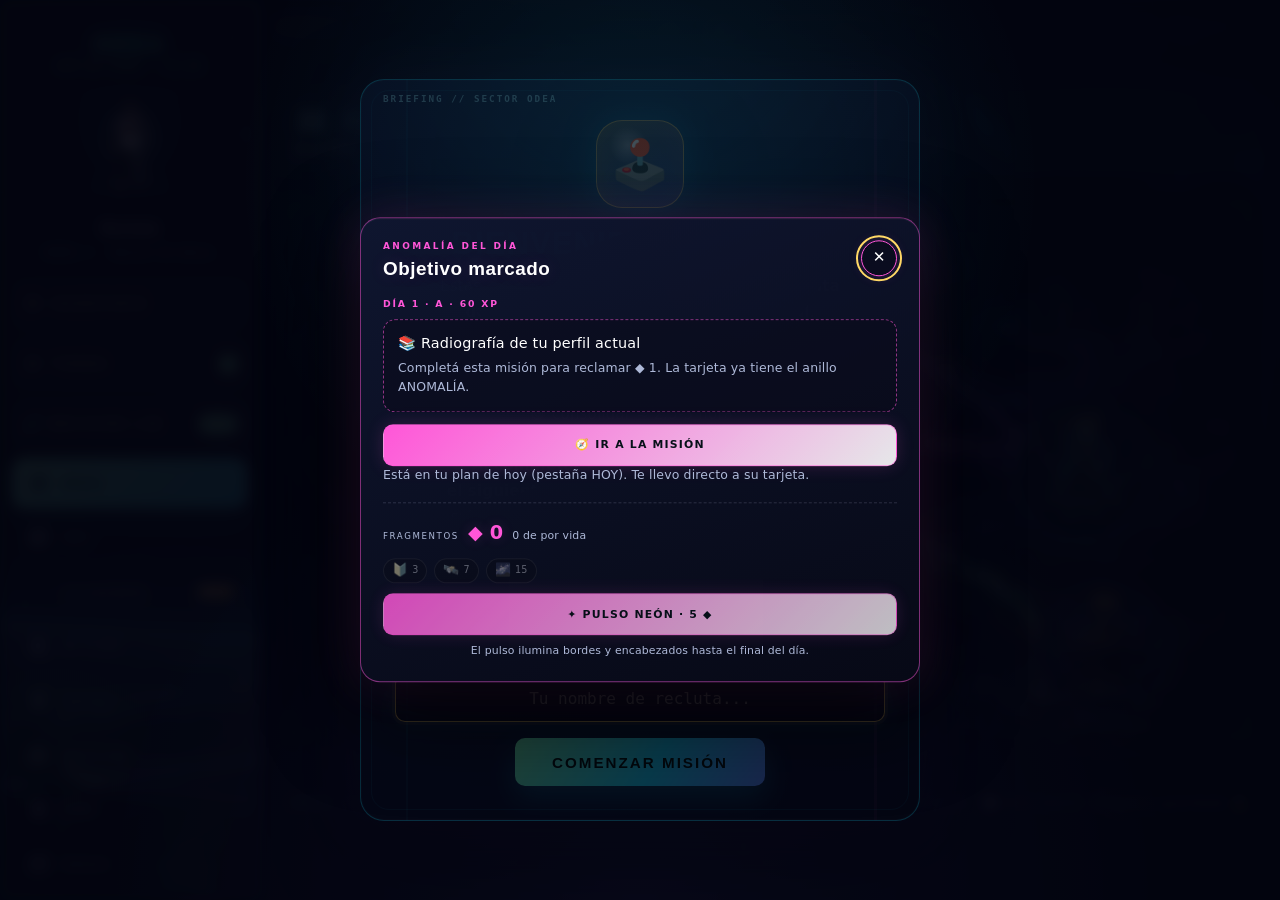
<file: index.html>
<!DOCTYPE html>
<html lang="es">
<head>
<meta charset="UTF-8">
<meta name="viewport" content="width=device-width, initial-scale=1">
<title>ODEA — Plan maestro de 56 días</title>
<meta name="description" content="ODEA es una ruta gamificada de 56 días para convertirte en analista de datos, con misiones, progreso, mundos y hábitos.">
<meta name="theme-color" content="#05030a">
<link rel="canonical" href="./odea.html">
<link rel="manifest" href="manifest.json">
<link rel="icon" type="image/png" sizes="32x32" href="icon-32.png">
<link rel="apple-touch-icon" href="icon-180.png">
<meta http-equiv="refresh" content="1; url=./odea.html">
<style>
  html,body{height:100%;margin:0;background:#05030a;color:#e0e0ff;
    font-family:'Share Tech Mono',Consolas,'Courier New',monospace;
    display:grid;place-items:center;text-align:center;padding:24px}
  a{color:#00ff88;text-decoration:none;border-bottom:1px solid #00ff8855}
  a:hover{border-bottom-color:#00ff88}
</style>
<script>window.location.replace('./odea.html');</script>
</head>
<body>
  <p>Redirigiendo a <a href="./odea.html">ODEA</a>…</p>
</body>
</html>
</file>
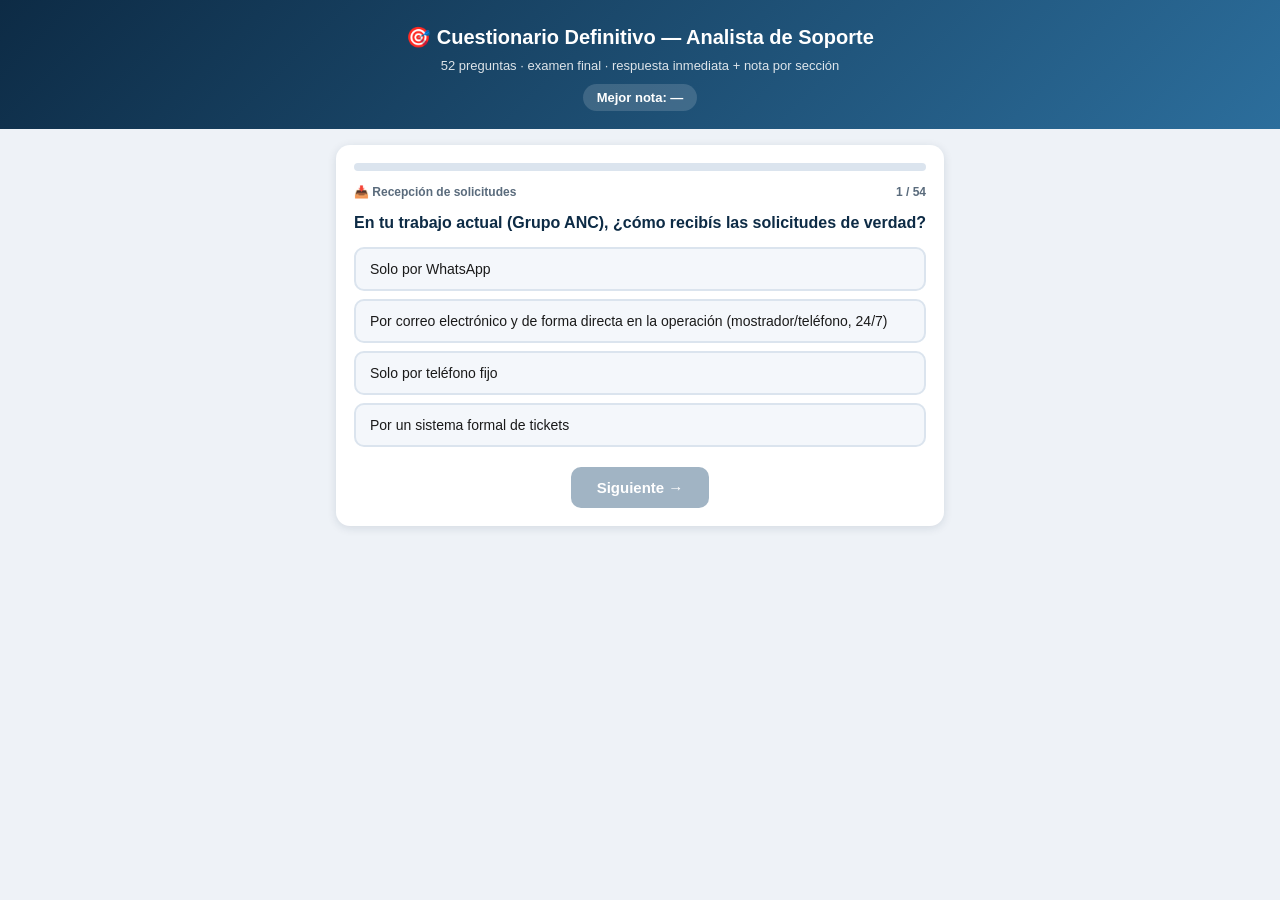
<file: quiz-definitivo.html>
<!DOCTYPE html>
<html lang="es">
<head>
<meta charset="UTF-8">
<meta name="viewport" content="width=device-width, initial-scale=1.0">
<title>🎯 Cuestionario Definitivo — Analista de Soporte</title>
<style>
  :root { --azul:#0d2b45; --azul2:#17456e; --accent:#2c6e9c; --ok:#2e7d32; --bad:#c62828; }
  * { margin:0; padding:0; box-sizing:border-box; }
  body { font-family:'Segoe UI', Helvetica, Arial, sans-serif; background:#eef2f7; color:#1a1a1a; line-height:1.5; padding-bottom:40px; }
  header { background:linear-gradient(135deg,#0d2b45,#2c6e9c); color:#fff; padding:22px 16px 18px; text-align:center; }
  header h1 { font-size:20px; margin-bottom:4px; }
  header p { font-size:13px; opacity:.85; }
  .best { display:inline-block; margin-top:8px; background:rgba(255,255,255,.15); border-radius:20px; padding:4px 14px; font-size:13px; font-weight:600; }
  .wrap { max-width:640px; margin:0 auto; padding:16px; }
  .card { background:#fff; border-radius:14px; box-shadow:0 2px 10px rgba(13,43,69,.12); padding:18px; margin-bottom:14px; }
  .progress { height:8px; background:#dbe4ee; border-radius:6px; overflow:hidden; margin-bottom:12px; }
  .progress div { height:100%; background:linear-gradient(90deg,#2c6e9c,#4a9bc9); transition:width .3s; }
  .meta { display:flex; justify-content:space-between; font-size:12px; color:#5a6b7c; margin-bottom:10px; font-weight:600; }
  .q { font-size:16px; font-weight:700; color:var(--azul); margin-bottom:12px; }
  .opt { display:block; width:100%; text-align:left; background:#f4f7fb; border:2px solid #dbe4ee; border-radius:10px; padding:12px 14px; margin-bottom:8px; font-size:14px; cursor:pointer; transition:.15s; font-family:inherit; color:#1a1a1a; }
  .opt:hover { border-color:var(--accent); background:#eaf2f9; }
  .opt.correct { border-color:var(--ok); background:#e8f5e9; font-weight:700; }
  .opt.wrong { border-color:var(--bad); background:#ffebee; }
  .opt:disabled { cursor:default; opacity:.9; }
  .expl { display:none; border-radius:10px; padding:12px 14px; margin-top:8px; font-size:14px; }
  .expl.show { display:block; }
  .expl.good { background:#e8f5e9; border-left:4px solid var(--ok); }
  .expl.bad { background:#ffebee; border-left:4px solid var(--bad); }
  .expl p { margin-bottom:4px; }
  .btn { display:inline-block; background:var(--azul2); color:#fff; border:none; border-radius:10px; padding:12px 26px; font-size:15px; font-weight:700; cursor:pointer; margin-top:12px; }
  .btn:hover { background:var(--azul); }
  .btn:disabled { opacity:.4; cursor:default; }
  .score-big { font-size:52px; font-weight:800; text-align:center; color:var(--azul); }
  .grade { text-align:center; font-size:20px; font-weight:700; margin-bottom:6px; }
  .verdict { text-align:center; font-size:14px; color:#5a6b7c; margin-bottom:14px; }
  .secbar { margin-bottom:10px; }
  .secbar .row { display:flex; justify-content:space-between; font-size:13px; font-weight:600; margin-bottom:3px; }
  .secbar .track { height:7px; background:#dbe4ee; border-radius:5px; overflow:hidden; }
  .secbar .track div { height:100%; background:var(--accent); }
  .mistake { background:#fdf3e7; border-left:4px solid #e69138; border-radius:8px; padding:10px 12px; margin-bottom:8px; font-size:13px; }
  .mistake b { color:var(--bad); }
  .center { text-align:center; }
  .small { font-size:12px; color:#5a6b7c; }
</style>
</head>
<body>

<header>
  <h1>🎯 Cuestionario Definitivo — Analista de Soporte</h1>
  <p>52 preguntas · examen final · respuesta inmediata + nota por sección</p>
  <div class="best" id="bestBox">Mejor nota: —</div>
</header>

<div class="wrap">
  <div class="card" id="quizCard">
    <div class="progress"><div id="pbar" style="width:0%"></div></div>
    <div class="meta"><span id="secLabel">—</span><span id="counter">1 / 52</span></div>
    <div class="q" id="qText"></div>
    <div id="opts"></div>
    <div class="expl" id="expl"></div>
    <div class="center"><button class="btn" id="nextBtn" disabled onclick="next()">Siguiente →</button></div>
  </div>

  <div class="card" id="resultCard" style="display:none">
    <div class="center">
      <div class="score-big" id="scoreNum">0</div>
      <div class="grade" id="gradeLabel">—</div>
      <div class="verdict" id="verdict">—</div>
    </div>
    <div id="secResults"></div>
    <div id="mistakes"></div>
    <div class="center">
      <button class="btn" onclick="restart()">🔄 Reintentar</button>
    </div>
    <p class="center small" style="margin-top:10px">Tip: repasá las que fallaste y volvé a intentar hasta llegar a 90+. La entrevista se gana con fluidez, no con memorización.</p>
  </div>
</div>

<script>
const QS = [
{s:"📥 Recepción de solicitudes", q:"En tu trabajo actual (Grupo ANC), ¿cómo recibís las solicitudes de verdad?", o:["Solo por WhatsApp","Por correo electrónico y de forma directa en la operación (mostrador/teléfono, 24/7)","Solo por teléfono fijo","Por un sistema formal de tickets"], a:1, e:"Correo + directo en la operación. Esa es la verdad y suena genuina: es el 'canal de entrada' del ticket."},
{s:"📥 Recepción de solicitudes", q:"¿Dónde procesás y das seguimiento a las solicitudes en ANC?", o:["En hojas de control / Excel con trazabilidad (500+ reservas diarias)","En un CRM de tickets","En papel","No se registran"], a:0, e:"Hojas de control con trazabilidad: eso es tu 'cola de tickets' de hoy. Registro, seguimiento y cierre en Excel."},
{s:"📥 Recepción de solicitudes", q:"En Grupo Dokka (call center), ¿qué herramienta usabas para registrar y dar seguimiento a los casos?", o:["Solo Excel sin estructura","Un CRM: registro, priorización y cierre de casos","ServiceNow","Jira"], a:1, e:"CRM. Ahí conocés el flujo completo de casos: registro, priorización, seguimiento y cierre."},
{s:"📥 Recepción de solicitudes", q:"¿Cómo conectás tu experiencia de hoy con Jira o ServiceNow?", o:["Son herramientas distintas, no tienen relación","El flujo es el mismo: registro, clasificación, priorización y cierre; solo cambia la herramienta. Yo ya domino ese flujo","Las usé por años en ANC","No sabría conectar los conceptos"], a:1, e:"Esa es tu frase estrella: el concepto es el mismo, cambia la herramienta. Y eso es 100% real."},
{s:"📥 Recepción de solicitudes", q:"¿Qué información pedís SIEMPRE al recibir una solicitud?", o:["Solo el nombre del usuario","Qué pasa, desde cuándo, a quién afecta y capturas / pasos para reproducir","El cargo del usuario","Nada, resuelvo directo"], a:1, e:"Información completa para resolver sin ir y venir. Si falta, el ticket se devuelve al solicitante."},
{s:"📥 Recepción de solicitudes", q:"¿Cuál es la respuesta completa para '¿cómo recibís y registrás las solicitudes?'", o:["Solo recibo correos y ya","Recibo por correo y directo en la operación, registro en hojas de control con trazabilidad (500+ reservas/día), y en Dokka usaba CRM; el concepto es el mismo que Jira o ServiceNow","Trabajé con Jira 5 años","Prefiero no hablar de eso"], a:1, e:"Esa frase lista conecta todo: recepción real, registro real, CRM real y el puente hacia Jira/ServiceNow."},
{s:"🪪 El puesto", q:"¿Cuál es el rol principal del puesto de Analista de Soporte?", o:["Construir dashboards de Power BI","Ser el primer punto de contacto de las solicitudes de soporte entrantes","Gestionar redes sociales","Hacer auditorías de datos"], a:1, e:"Puerta de entrada de todos los tickets: portal de operaciones, reportes KPI, BI, accesos y nuevas funcionalidades."},
{s:"🪪 El puesto", q:"¿Por qué es crítico procesar los incidentes con prontitud?", o:["Porque los clientes se enojan rápido","Los retrasos afectan la toma de decisiones informada y la adopción de herramientas","Porque el gerente lo pide","Para cumplir horario"], a:1, e:"Tu trabajo protege que la gente decida con datos buenos. Esa es la frase que transmite madurez."},
{s:"🪪 El puesto", q:"¿Cuáles son los tipos de tickets que atiende este puesto?", o:["Solo reportes de ventas","Plataformas, informes de KPI, herramientas de BI, gestión de acceso y nuevas funcionalidades","Solo problemas de hardware","Únicamente vacaciones"], a:1, e:"Los 5 tipos: plataformas, KPI, BI, accesos y nuevas funcionalidades."},
{s:"🪪 El puesto", q:"¿Qué hay que asegurar al recibir un ticket?", o:["Responder rapidísimo sin preguntar","Recopilar información completa del solicitante","Cerrarlo de inmediato","Reenviarlo al primer correo"], a:1, e:"Información completa (qué, desde cuándo, a quién afecta, capturas) para resolver sin ir y venir."},
{s:"🔄 Ciclo del ticket", q:"¿Cuál es el orden correcto del ciclo de vida de un ticket?", o:["Clasificación → Recepción → Cierre → Resolución","Recepción → Clasificación → Priorización → Asignación → Resolución → Comunicación → Cierre","Priorización → Recepción → Asignación → Clasificación","Recepción → Cierre → Documentación → Escalamiento"], a:1, e:"Los 7 pasos (ITIL): recepción, clasificación, priorización, asignación, resolución, comunicación y cierre."},
{s:"🔄 Ciclo del ticket", q:"¿Qué determina la prioridad de un ticket?", o:["El orden de llegada","El nombre del solicitante","El impacto × la urgencia","La antigüedad del usuario"], a:2, e:"Impacto × urgencia → P1/P2/P3/P4. Nunca por orden de llegada."},
{s:"🔄 Ciclo del ticket", q:"Un dashboard de KPI está caído y un gerente lo necesita para una reunión en 1 hora. ¿Qué prioridad le das?", o:["P4 — se agenda para la próxima semana","P3 — se atiende en el día","P2 — se atiende en 8 horas","P1 — crítica, respuesta inmediata"], a:3, e:"Bloquea una decisión gerencial: P1, respuesta inmediata. Impacto alto + urgencia alta."},
{s:"🔄 Ciclo del ticket", q:"Una solicitud de nueva funcionalidad ('¿se puede agregar un filtro por región?') ¿cómo se prioriza?", o:["P1 crítica","P2 alta","P3 media","P4 baja — planificada / backlog"], a:3, e:"Mejoras y funcionalidades nuevas son P4: van al backlog con expectativas claras."},
{s:"🔄 Ciclo del ticket", q:"¿Cuál es la diferencia entre un incidente y una solicitud?", o:["Son lo mismo","Incidente = algo está roto; solicitud = se pide algo nuevo (acceso, funcionalidad)","Incidente = correo; solicitud = teléfono","Incidente = interno; solicitud = externo"], a:1, e:"Incidente: restaurar el servicio. Solicitud: cumplir un pedido según proceso/catálogo."},
{s:"🔄 Ciclo del ticket", q:"Un ticket P2 tiene impacto significativo sin workaround. ¿Cuál es su tiempo objetivo típico?", o:["Respuesta en ~2 horas hábiles","Respuesta en minutos","Respuesta la próxima semana","No tiene tiempo"], a:0, e:"P1 inmediato · P2 ~2h · P3 ~8h/día hábil · P4 backlog. Memorizá la matriz."},
{s:"🔄 Ciclo del ticket", q:"¿Cuándo se escala un ticket y cómo se hace?", o:["Cuando me da pereza resolverlo","Nunca se escala","Cuando vence el tiempo, requiere nivel 2/3 o crece el impacto — SIEMPRE con contexto","Solo si el usuario es gerente"], a:2, e:"Escalar con contexto: qué se probó, qué se encontró, qué necesita el siguiente nivel."},
{s:"🔄 Ciclo del ticket", q:"¿Cuál es la 'regla de oro' al priorizar tickets?", o:["Primero el que llegó primero","Por impacto y urgencia, no por orden de llegada; y siempre comunico el estatus","El que grite más fuerte","Al azar"], a:1, e:"Un P4 puede esperar, un P1 es inmediato. Y un usuario informado es un usuario tranquilo."},
{s:"🟢 Jira", q:"¿Qué es Jira?", o:["Una base de datos","Una herramienta de seguimiento de trabajo e incidencias (de Atlassian)","Un lenguaje de programación","Un antivirus"], a:1, e:"Jira gestiona issues con tableros, prioridades y workflows. Nació para software, hoy la usa todo equipo."},
{s:"🟢 Jira", q:"En Jira, ¿cómo se llama un ticket o tarea y qué tipos existen?", o:["Post — tipos: Foto, Video, Texto","Issue — tipos: Bug, Task, Story, Epic","Card — tipos: Roja, Azul, Verde","Slide — tipos: A, B, C"], a:1, e:"El issue es el elemento central. Bug (roto), Task (tarea), Story (funcionalidad), Epic (grupo grande)."},
{s:"🟢 Jira", q:"¿Cuál es la diferencia entre un tablero Kanban y uno Scrum?", o:["Kanban = flujo continuo con columnas (To Do → In Progress → Done); Scrum = sprints por ciclos","Kanban = sprints; Scrum = flujo continuo","Son lo mismo","Kanban = reportes; Scrum = gráficos"], a:0, e:"Kanban visualiza el flujo continuo; Scrum planifica por ciclos (sprints)."},
{s:"🟢 Jira", q:"¿Qué es el workflow en Jira?", o:["El horario del equipo","Los estados y las transiciones de un issue (Abierto → En progreso → En revisión → Cerrado)","El logo de la empresa","La contraseña del sistema"], a:1, e:"El workflow define por dónde pasa el ticket y quién lo mueve. Concepto clave de soporte."},
{s:"🔵 ServiceNow", q:"¿Qué es ServiceNow?", o:["Un juego de mesa","Una plataforma de ITSM (IT Service Management) para la mesa de servicio empresarial","Un editor de fotos","Una red social"], a:1, e:"Gestiona incidentes, solicitudes, cambios y SLAs en empresas grandes."},
{s:"🔵 ServiceNow", q:"¿Qué módulo de ServiceNow registra y atiende incidentes con formularios estructurados?", o:["Incident Management","Service Catalog","CMDB","Knowledge Base"], a:0, e:"Incident Management: categoría, impacto y urgencia → prioridad automática. Service Catalog es para solicitudes estandarizadas."},
{s:"🔵 ServiceNow", q:"¿Qué mide y alerta los tiempos comprometidos de atención en ServiceNow?", o:["La memoria del servidor","El módulo de nómina","Los SLAs automáticos","El historial de chat"], a:2, e:"Los SLAs miden respuesta (ej: 30 min) y resolución (ej: 4 h) y alertan automáticamente."},
{s:"🔵 ServiceNow", q:"¿Para qué sirve la Knowledge Base (KB) en soporte?", o:["Para guardar contraseñas","Para consultar soluciones ya documentadas y resolver más rápido","Para enviar correos masivos","Para calcular salarios"], a:1, e:"La KB es la primera parada: si la solución ya existe, no se reinicia el problema. Y al cerrar un ticket, documentás para la KB."},
{s:"🔵 ServiceNow", q:"Te preguntan '¿Has usado Jira o ServiceNow?'. ¿Cuál es la respuesta honesta y segura?", o:["'Sí, soy experto' (aunque no sea cierto)","'No, y no sé nada de tickets'","No los he usado directamente, pero trabajo a diario con sistemas de tickets y CRM y conozco el flujo completo; a nivel conceptual conozco Jira y ServiceNow (issues, tableros, SLAs, KB) y me adapto en la primera semana","'Pregúntele a otro'"], a:2, e:"Honestidad + flujo que sí dominás + velocidad de aprendizaje. Nunca un 'sí' falso que se cae en la prueba técnica."},
{s:"🟠 Power BI", q:"¿Con qué lenguaje se crean las medidas en Power BI?", o:["SQL","Python","DAX","Java"], a:2, e:"DAX: SUM, CALCULATE, TOTALYTD... Las medidas son los cálculos del dashboard."},
{s:"🟠 Power BI", q:"Un usuario dice 'el reporte está desactualizado'. ¿Qué revisás primero?", o:["El cable de red","El refresh (actualización programada) de los datos","El color del dashboard","El antivirus"], a:1, e:"Los datos se actualizan en horarios. Reporte viejo = problema de refresh o del pipeline."},
{s:"🟠 Power BI", q:"¿Cómo se gestiona el acceso a un dashboard en Power BI?", o:["Con roles de workspace y RLS (Row-Level Security)","Con contraseñas en un Excel","Nadie puede ver dashboards","Solo el gerente decide"], a:0, e:"Roles (Viewer/Contributor/Admin) + RLS para limitar filas por usuario. 'La medida da mal' o 'no veo mis datos' = tickets típicos."},
{s:"🟠 Power BI", q:"¿Qué es Power Query en Power BI?", o:["Un lenguaje para crear medidas","La herramienta para extraer y transformar datos antes de cargarlos","Un conector de impresoras","Un tema de color"], a:1, e:"Power Query hace la E y la T del ETL: extraer y transformar antes de cargar."},
{s:"🟠 Tableau", q:"En Tableau, ¿cuál es la diferencia entre una dimensión y una medida?", o:["No hay diferencia","Dimensión = dato numérico; medida = texto","Dimensión = categoría/texto (ej: región); medida = número (ej: ingresos)","Dimensión = tabla; medida = gráfico"], a:2, e:"Dimensiones agrupan (texto/categoría), medidas se calculan (números). Clásica en entrevistas."},
{s:"🟠 Power BI", q:"¿En qué es más fuerte Power BI que Tableau?", o:["En visualización libre","En reporting corporativo integrado con el ecosistema Microsoft/Excel y DAX","En animaciones 3D","En edición de video"], a:1, e:"Power BI brilla en reporting corporativo; Tableau en exploración visual libre. Son complementarios."},
{s:"🟠 Power BI", q:"TU dashboard real: ¿qué números tenés que decir SIEMPRE?", o:["5 medidas y un modelo simple","10 medidas sin modelo","30+ medidas DAX, modelo Star Schema, 4,600+ reservas, usado a diario por la gerencia","100 medidas pero nadie lo usa"], a:2, e:"Tus números: 30+ medidas DAX, Star Schema, 4,600+ reservas. 'Si un ticket de Power BI llega, yo entiendo el DAX, el refresh y los permisos.'"},
{s:"🟠 Power BI", q:"'Power BI o Tableau, ¿cuál preferís y por qué?' — tu respuesta:", o:["Power BI, porque es mi fuerte: 30+ medidas DAX en producción, usado por gerencia; Tableau lo conozco para exploración visual","Tableau, aunque nunca lo usé","Ninguno, odio los datos","Power BI, porque es más barato"], a:0, e:"Preferencia con argumento real: mi fuerte + producción + complementariedad. Sin inventar experiencia."},
{s:"📊 Conceptos", q:"¿Qué es un KPI?", o:["Un virus informático","Una métrica ligada a un objetivo de negocio","Un tipo de ticket","Un lenguaje de programación"], a:1, e:"Indicador Clave de Rendimiento. Tus ejemplos: No-Show rate, satisfacción, ADR."},
{s:"📊 Conceptos", q:"¿Qué es un SLA?", o:["El acuerdo de nivel de servicio: tiempos comprometidos de respuesta y resolución","Una base de datos","Un tipo de gráfico","Una encuesta"], a:0, e:"La promesa medible: responder en X, resolver en Y. Tu trabajo es cumplirlo y avisar si no se va a poder."},
{s:"📊 Conceptos", q:"¿Qué es un workaround?", o:["Una solución temporal mientras se corrige la causa raíz","Un reporte semanal","Un permiso de acceso","Un error crítico"], a:0, e:"Dejás funcionando un workaround y seguís con la causa raíz. Nunca te quedás sin alternativa."},
{s:"📊 Conceptos", q:"¿Qué significa ETL?", o:["Extraer, Transformar, Cargar — el pipeline que alimenta los dashboards","Editar, Traducir, Limpiar","Enviar, Transferir, Leer","Evaluar, Testear, Lanzar"], a:0, e:"Construiste pipelines ETL con Python y n8n: sabés de dónde vienen los datos que un reporte muestra."},
{s:"📊 Conceptos", q:"¿Qué es el escalamiento y cuál es su regla?", o:["Subir el ticket a nivel 2/3 SIEMPRE con contexto: qué se probó, qué se encontró, qué necesita el siguiente nivel","Devolver el ticket al usuario","Cerrarlo sin resolver","Esperar a que se resuelva solo"], a:0, e:"Escalar con contexto completo. Sin contexto, el nivel 2 pierde tiempo — y el usuario nota el retraso."},
{s:"📊 Conceptos", q:"¿Cómo se da el acceso a un sistema o dashboard?", o:["A todo el mundo, para que no reclamen","Según el rol y mínimo privilegio, con revisión periódica; un permiso mal dado es un riesgo","Según quien lo pida primero","Nunca se da acceso"], a:1, e:"Gestión de acceso: dar/revocar según necesidad del rol y revisar periódicamente."},
{s:"🎯 Escenarios", q:"Un usuario llega molesto porque su reporte no funciona. ¿Qué hacés primero?", o:["Le digo que espere su turno","Escucho, reconozco la frustración, separo la persona del problema y doy un plan claro con tiempos","Le explico que no es mi culpa","Cierro el ticket"], a:1, e:"Escucha activa + reconocer + plan claro. Con clientes internacionales aprendiste que el tono resuelve la mitad del conflicto."},
{s:"🎯 Escenarios", q:"No sabés cómo resolver un ticket. ¿Qué hacés?", o:["Invento una solución","Lo dejo sin responder","Reviso la knowledge base y tickets similares; si no, escalo con contexto y comunico el estatus","Lo cierro como resuelto"], a:2, e:"KB primero, escalar con contexto, nunca inventar ni dejar de comunicar."},
{s:"🎯 Escenarios", q:"Llegan 10 tickets a la vez. ¿Cómo priorizás?", o:["Por orden de llegada","Por impacto y urgencia: P1/P2 primero, mejoras al final; y comunico estatus a todos","Por el que grite más fuerte","Al azar"], a:1, e:"Impacto y urgencia, no orden de llegada. Todos saben que su ticket está recibido con expectativa realista."},
{s:"🎯 Escenarios", q:"'¿Por qué este puesto si vos sos analista de datos?' — tu respuesta:", o:["Porque no encontré nada mejor","Porque es el punto de contacto entre las personas y los datos: entiendo los reportes Y atiendo gente; es el primer filtro del ciclo de datos — quien entiende el ticket, entiende el negocio","Porque paga bien","No lo había pensado"], a:1, e:"Tu respuesta estrella: puente entre datos y personas. No es un paso atrás, es la puerta de entrada al ciclo de datos."},
{s:"🎯 Escenarios", q:"'¿Dónde te ves en 2 años?' — tu respuesta:", o:["En otro país","No lo he pensado","En el mismo puesto sin cambios","Dominando el soporte de las herramientas de datos y creciendo hacia un rol donde ayude a mejorarlas: automatizar lo repetitivo, mejores reportes, mejor knowledge base"], a:3, e:"Tu historial dice que automatizás lo repetitivo: eso mismo harías con el soporte. Ambición con dirección."},
{s:"🎯 Escenarios", q:"'¿Por qué te interesa esta empresa / este puesto?' — tu respuesta:", o:["Porque toca datos y servicio (lo que más me motiva), la modalidad híbrida en Heredia me queda (vivo en Santa Bárbara) y quiero crecer de atender tickets a construir herramientas","Porque paga bien","Porque no encontré otra cosa","Porque me dijeron que viniera"], a:0, e:"Tres razones reales: motivación, logística (híbrido Heredia) y crecimiento. Eso demuestra que ya decidiste."},
{s:"💪 Tus números", q:"¿Cuántas reservas procesás a diario en ANC?", o:["500+ reservas diarias","50 reservas diarias","10 reservas diarias","No llevo números"], a:0, e:"500+ reservas/día. Es tu carta de volumen operativo: 'más tickets que cualquiera, solo que en Excel'."},
{s:"💪 Tus números", q:"¿Cuál fue el resultado de tu automatización de reportes?", o:["Nada cambió","De 2 horas a 15 minutos por reporte (87.5% menos) y 10+ horas semanales recuperadas","De 15 minutos a 2 horas","Perdí los datos"], a:1, e:"2h → 15min y 10+ horas/semana al equipo. El número más poderoso de tu CV."},
{s:"💪 Tus números", q:"Historia STAR 1 (automatización): ¿cuál fue tu ACCIÓN?", o:["Nada, seguí como estaba","Le pedí a otro que lo hiciera","Construí pipelines en Python (pandas, openpyxl), macros VBA, flujos n8n y un dashboard Power BI con 30+ medidas DAX y modelo Star Schema","Compré un software"], a:2, e:"S: reportes a mano (2h). T: automatizar 500+ reservas/día. A: Python + VBA + n8n + Power BI. R: 2h→15min, 10+ hrs."},
{s:"💪 Tus números", q:"Historia STAR 2 (servicio bilingüe): ¿cuál fue tu RESULTADO?", o:["Perdí clientes","Satisfacción sostenida por encima del 95% con clientes internacionales atendidos en inglés","Cerré el call center","No medí nada"], a:1, e:"Operación 24/7, clientes internacionales, inglés diario. Resultado: satisfacción >95% y clientes que volvían."},
{s:"💪 Tus números", q:"Historia STAR 3 (Grupo Dokka): ¿qué analizaste para mejorar la conversión?", o:["50+ interacciones diarias y métricas de CRM; identifiqué patrones por horario y guiones de alto rendimiento","Los precios de la competencia","Las vacaciones del equipo","Nada, fue intuición"], a:0, e:"Análisis de 50+ interacciones/día + CRM → patrones → superaste KPIs de conversión, tiempo de gestión y satisfacción."},
{s:"💪 Tus números", q:"Historia STAR 4 (No-Shows): ¿qué logró tu dashboard?", o:["Nadie lo usó","Fue adoptado como herramienta diaria y ayudó a reducir No-Shows ~3% con decisiones basadas en datos","Se borró solo","Solo lo vio mi mamá"], a:1, e:"S: gerencia sin visibilidad. A: Star Schema + medidas DAX de No-Show e ingresos. R: herramienta diaria, -3% No-Shows."},
{s:"💪 Tus números", q:"Tu cierre de entrevista en una frase:", o:["'Bueno, gracias, adiós'","'Agradezco el tiempo. Este puesto combina entender los datos y atender personas; puedo aportar desde el primer día en gestión de tickets y entiendo rápido las incidencias que lleguen. ¿Cuáles son los siguientes pasos?'","'¿Cuánto pagan?'","'Ya me voy, ¿sí?'"], a:1, e:"Cierre con valor + pregunta de seguimiento. Terminás vos al mando, no en falso."}
];

let i=0, score=0, done=[], answered=false;

function render(){
  const q=QS[i];
  document.getElementById('qText').textContent=q.q;
  document.getElementById('secLabel').textContent=q.s;
  document.getElementById('counter').textContent=(i+1)+' / '+QS.length;
  document.getElementById('pbar').style.width=((i)/QS.length*100)+'%';
  const box=document.getElementById('opts');
  box.innerHTML='';
  q.o.forEach((opt,k)=>{
    const b=document.createElement('button');
    b.className='opt'; b.textContent=opt;
    b.onclick=()=>pick(k,b);
    box.appendChild(b);
  });
  const ex=document.getElementById('expl');
  ex.className='expl'; ex.innerHTML='';
  document.getElementById('nextBtn').disabled=true;
  answered=false;
}
function pick(k,btn){
  if(answered) return;
  answered=true;
  const q=QS[i], correct=k===q.a;
  if(correct) score++;
  done.push({s:q.s, q:q.q, ok:correct, yours:q.o[k], right:q.o[q.a], e:q.e});
  document.querySelectorAll('.opt').forEach((b,idx)=>{
    b.disabled=true;
    if(idx===q.a) b.classList.add('correct');
    if(idx===k && !correct) b.classList.add('wrong');
  });
  const ex=document.getElementById('expl');
  ex.className='expl show '+(correct?'good':'bad');
  ex.innerHTML='<p>'+(correct?'✅ <b>¡Correcto!</b>':'❌ <b>Incorrecto.</b> La respuesta correcta: <b>'+q.o[q.a]+'</b>')+'</p><p>'+q.e+'</p>';
  document.getElementById('nextBtn').disabled=false;
  document.getElementById('nextBtn').textContent=(i===QS.length-1)?'Ver mi nota 🏁':'Siguiente →';
}
function next(){
  i++;
  if(i<QS.length){ render(); }
  else { showResult(); }
}
function showResult(){
  document.getElementById('quizCard').style.display='none';
  document.getElementById('resultCard').style.display='block';
  const pct=Math.round(score/QS.length*100);
  document.getElementById('scoreNum').textContent=pct;
  let grade, verdict;
  if(pct>=90){ grade='🏆 ¡Excelente!'; verdict='Estás listo. Hoy entrás con fluidez y confianza.'; }
  else if(pct>=75){ grade='🌟 Muy bien'; verdict='Sólido. Repasá las que fallaste y volvé a intentar para llegar a 90+.'; }
  else if(pct>=60){ grade='👍 Aceptable'; verdict='Vas bien, pero repasá las secciones con errores y reintentá.'; }
  else { grade='📚 Todavía no'; verdict='Repetí hasta sacar 90+. La entrevista se gana con fluidez.'; }
  document.getElementById('gradeLabel').textContent=grade;
  document.getElementById('verdict').textContent=verdict;
  const secs={};
  done.forEach(d=>{ (secs[d.s]=secs[d.s]||{ok:0,t:0}); secs[d.s].t++; if(d.ok) secs[d.s].ok++; });
  let sr='<h3 style="margin:12px 0 8px;font-size:15px;color:#0d2b45">Resultado por sección</h3>';
  for(const s in secs){
    const p=Math.round(secs[s].ok/secs[s].t*100);
    sr+='<div class="secbar"><div class="row"><span>'+s+'</span><span>'+secs[s].ok+'/'+secs[s].t+' ('+p+'%)</span></div><div class="track"><div style="width:'+p+'%"></div></div></div>';
  }
  document.getElementById('secResults').innerHTML=sr;
  const errs=done.filter(d=>!d.ok);
  let m='';
  if(errs.length){
    m='<h3 style="margin:12px 0 8px;font-size:15px;color:#0d2b45">Repasá estas '+(errs.length>1?'preguntas':'pregunta')+'</h3>';
    errs.forEach(e=>{ m+='<div class="mistake"><b>'+e.q+'</b><br>Tu respuesta: '+e.yours+'<br>✅ Correcta: '+e.right+'<br><span style="color:#5a6b7c">'+e.e+'</span></div>'; });
  } else {
    m='<div class="card" style="background:#e8f5e9;border-left:4px solid #2e7d32;border-radius:8px;padding:12px"><b>🎯 Perfecto: cero errores.</b> Hoy entrás y la rompés. Confianza total.</div>';
  }
  document.getElementById('mistakes').innerHTML=m;
  const best=localStorage.getItem('quizDefinitivoBest')||0;
  if(pct>best){ localStorage.setItem('quizDefinitivoBest',pct); }
  document.getElementById('bestBox').textContent='Mejor nota: '+Math.max(best,pct)+' / 100';
  window.scrollTo({top:0,behavior:'smooth'});
}
function restart(){
  i=0; score=0; done=[];
  document.getElementById('resultCard').style.display='none';
  document.getElementById('quizCard').style.display='block';
  render();
  window.scrollTo({top:0,behavior:'smooth'});
}
const best=localStorage.getItem('quizDefinitivoBest');
if(best) document.getElementById('bestBox').textContent='Mejor nota: '+best+' / 100';
render();
</script>
</body>
</html>
</file>
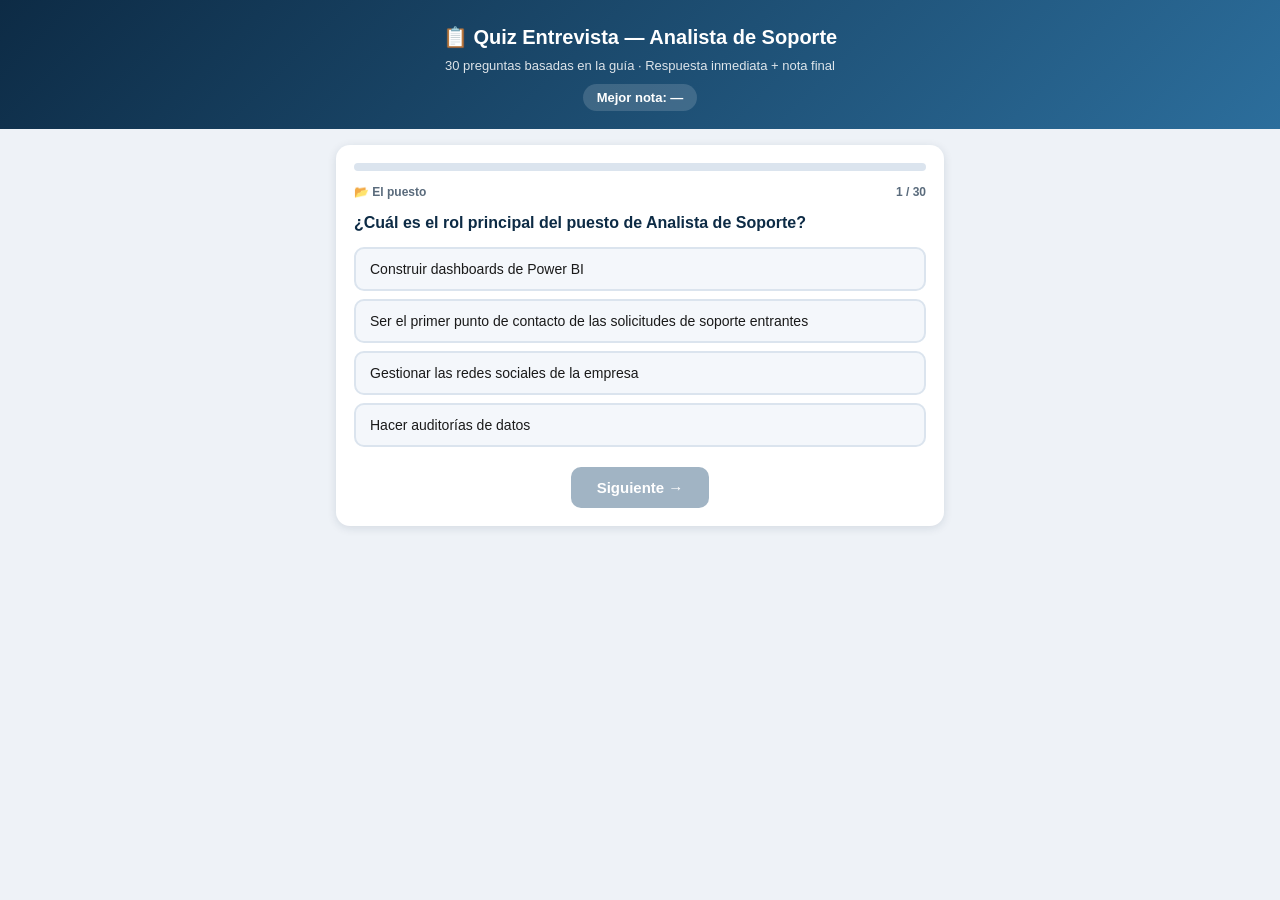
<file: quiz.html>
<!DOCTYPE html>
<html lang="es">
<head>
<meta charset="UTF-8">
<meta name="viewport" content="width=device-width, initial-scale=1.0">
<title>Quiz Entrevista — Analista de Soporte</title>
<style>
  :root { --azul:#0d2b45; --azul2:#17456e; --accent:#2c6e9c; --ok:#2e7d32; --bad:#c62828; }
  * { margin:0; padding:0; box-sizing:border-box; }
  body { font-family:'Segoe UI', Helvetica, Arial, sans-serif; background:#eef2f7; color:#1a1a1a; line-height:1.5; padding-bottom:40px; }
  header { background:linear-gradient(135deg,#0d2b45,#2c6e9c); color:#fff; padding:22px 16px 18px; text-align:center; }
  header h1 { font-size:20px; margin-bottom:4px; }
  header p { font-size:13px; opacity:.85; }
  .best { display:inline-block; margin-top:8px; background:rgba(255,255,255,.15); border-radius:20px; padding:4px 14px; font-size:13px; font-weight:600; }
  .wrap { max-width:640px; margin:0 auto; padding:16px; }
  .card { background:#fff; border-radius:14px; box-shadow:0 2px 10px rgba(13,43,69,.12); padding:18px; margin-bottom:14px; }
  .progress { height:8px; background:#dbe4ee; border-radius:6px; overflow:hidden; margin-bottom:12px; }
  .progress div { height:100%; background:linear-gradient(90deg,#2c6e9c,#4a9bc9); transition:width .3s; }
  .meta { display:flex; justify-content:space-between; font-size:12px; color:#5a6b7c; margin-bottom:10px; font-weight:600; }
  .q { font-size:16px; font-weight:700; color:var(--azul); margin-bottom:12px; }
  .opt { display:block; width:100%; text-align:left; background:#f4f7fb; border:2px solid #dbe4ee; border-radius:10px; padding:12px 14px; margin-bottom:8px; font-size:14px; cursor:pointer; transition:.15s; font-family:inherit; color:#1a1a1a; }
  .opt:hover { border-color:var(--accent); background:#eaf2f9; }
  .opt.correct { border-color:var(--ok); background:#e8f5e9; font-weight:700; }
  .opt.wrong { border-color:var(--bad); background:#ffebee; }
  .opt:disabled { cursor:default; opacity:.9; }
  .expl { display:none; border-radius:10px; padding:12px 14px; margin-top:8px; font-size:14px; }
  .expl.show { display:block; }
  .expl.good { background:#e8f5e9; border-left:4px solid var(--ok); }
  .expl.bad { background:#ffebee; border-left:4px solid var(--bad); }
  .expl p { margin-bottom:4px; }
  .btn { display:inline-block; background:var(--azul2); color:#fff; border:none; border-radius:10px; padding:12px 26px; font-size:15px; font-weight:700; cursor:pointer; margin-top:12px; }
  .btn:hover { background:var(--azul); }
  .btn:disabled { opacity:.4; cursor:default; }
  /* Resultado */
  .score-big { font-size:52px; font-weight:800; text-align:center; color:var(--azul); }
  .grade { text-align:center; font-size:20px; font-weight:700; margin-bottom:6px; }
  .verdict { text-align:center; font-size:14px; color:#5a6b7c; margin-bottom:14px; }
  .secbar { margin-bottom:10px; }
  .secbar .row { display:flex; justify-content:space-between; font-size:13px; font-weight:600; margin-bottom:3px; }
  .secbar .track { height:7px; background:#dbe4ee; border-radius:5px; overflow:hidden; }
  .secbar .track div { height:100%; background:var(--accent); }
  .mistake { background:#fdf3e7; border-left:4px solid #e69138; border-radius:8px; padding:10px 12px; margin-bottom:8px; font-size:13px; }
  .mistake b { color:var(--bad); }
  .center { text-align:center; }
  .small { font-size:12px; color:#5a6b7c; }
</style>
</head>
<body>

<header>
  <h1>📋 Quiz Entrevista — Analista de Soporte</h1>
  <p>30 preguntas basadas en la guía · Respuesta inmediata + nota final</p>
  <div class="best" id="bestBox">Mejor nota: —</div>
</header>

<div class="wrap">
  <div class="card" id="quizCard">
    <div class="progress"><div id="pbar" style="width:0%"></div></div>
    <div class="meta"><span id="secLabel">—</span><span id="counter">1 / 30</span></div>
    <div class="q" id="qText"></div>
    <div id="opts"></div>
    <div class="expl" id="expl"></div>
    <div class="center"><button class="btn" id="nextBtn" disabled onclick="next()">Siguiente →</button></div>
  </div>

  <div class="card" id="resultCard" style="display:none">
    <div class="center">
      <div class="score-big" id="scoreNum">0</div>
      <div class="grade" id="gradeLabel">—</div>
      <div class="verdict" id="verdict">—</div>
    </div>
    <div id="secResults"></div>
    <div id="mistakes"></div>
    <div class="center">
      <button class="btn" onclick="restart()">🔄 Reintentar</button>
    </div>
    <p class="center small" style="margin-top:10px">Tip: repasá las que fallaste en la guía y volvé a intentar hasta llegar a 90+.</p>
  </div>
</div>

<script>
const QS = [
{s:"El puesto", q:"¿Cuál es el rol principal del puesto de Analista de Soporte?", o:["Construir dashboards de Power BI","Ser el primer punto de contacto de las solicitudes de soporte entrantes","Gestionar las redes sociales de la empresa","Hacer auditorías de datos"], a:1, e:"El puesto es la puerta de entrada de todos los tickets: portal de operaciones, reportes KPI, BI, accesos y nuevas funcionalidades."},
{s:"El puesto", q:"¿Por qué es crítico procesar los incidentes con prontitud?", o:["Porque los clientes se enojan rápido","Los retrasos pueden afectar la toma de decisiones informada y la adopción de herramientas","Porque el gerente lo pide","Para cumplir con el horario"], a:1, e:"La descripción lo dice: los retrasos afectan las decisiones informadas y la adopción de herramientas. Esa es la frase que hay que usar."},
{s:"El puesto", q:"¿Cuáles son los tipos de tickets que atiende este puesto?", o:["Solo reportes de ventas","Plataformas, informes de KPI, herramientas de BI, gestión de acceso y nuevas funcionalidades","Solo problemas de hardware","Únicamente solicitudes de vacaciones"], a:1, e:"Los 5 tipos: plataformas, reportes de KPI, herramientas de BI, gestión de acceso y solicitudes de nuevas funcionalidades."},
{s:"El puesto", q:"¿Qué hay que asegurar al recibir un ticket?", o:["Responder lo más rápido posible sin preguntar","Recopilar información completa del solicitante","Cerrarlo de inmediato","Reenviarlo al primer correo disponible"], a:1, e:"Información completa (qué, desde cuándo, a quién afecta, capturas) para que el ticket se resuelva sin ir y venir."},
{s:"Ciclo del ticket", q:"¿Cuál es el orden correcto del ciclo de vida de un ticket?", o:["Clasificación → Recepción → Cierre → Resolución","Recepción → Clasificación → Priorización → Asignación → Resolución → Comunicación → Cierre","Priorización → Recepción → Asignación → Clasificación","Recepción → Cierre → Documentación → Escalamiento"], a:1, e:"Los 7 pasos: recepción, clasificación, priorización, asignación, resolución, comunicación y cierre."},
{s:"Ciclo del ticket", q:"¿Qué determina la prioridad de un ticket?", o:["El orden de llegada","El nombre del solicitante","El impacto × la urgencia","La antigüedad del usuario"], a:2, e:"Impacto × urgencia → P1/P2/P3/P4. No es por orden de llegada."},
{s:"Ciclo del ticket", q:"Un dashboard de KPI está caído y un gerente lo necesita para una reunión en 1 hora. ¿Qué prioridad le das?", o:["P4 — se agenda para la próxima semana","P3 — se atiende en el día","P2 — se atiende en 8 horas","P1 — crítica, respuesta inmediata"], a:3, e:"Bloquea una decisión gerencial: P1, respuesta inmediata. Prioridad por impacto y urgencia."},
{s:"Ciclo del ticket", q:"Una solicitud de nueva funcionalidad ('¿se puede agregar un filtro por región?') ¿cómo se prioriza?", o:["P1 crítica","P2 alta","P3 media","P4 baja — planificada / backlog"], a:3, e:"Las mejoras y solicitudes nuevas son P4: van al backlog con expectativas claras."},
{s:"Ciclo del ticket", q:"¿Cuál es la diferencia entre un incidente y una solicitud?", o:["Son lo mismo","Incidente = algo está roto; solicitud = se pide algo nuevo (acceso, funcionalidad)","Incidente = correo; solicitud = teléfono","Incidente = interno; solicitud = externo"], a:1, e:"Incidente: servicio no funciona. Solicitud: pedido de algo nuevo. Cada uno tiene su proceso."},
{s:"Ciclo del ticket", q:"¿Cuándo se escala un ticket y cómo se hace?", o:["Cuando me da pereza resolverlo","Nunca se escala","Cuando vence el tiempo, requiere nivel 2/3 o crece el impacto — SIEMPRE con contexto","Solo si el usuario es gerente"], a:2, e:"Escalar con contexto: qué se probó, qué se encontró, qué necesita el siguiente nivel."},
{s:"Jira", q:"¿Qué es Jira?", o:["Una base de datos","Una herramienta de seguimiento de trabajo e incidencias (de Atlassian)","Un lenguaje de programación","Un antivirus"], a:1, e:"Jira gestiona issues/tickets con tableros, prioridades y workflows."},
{s:"Jira", q:"En Jira, ¿cómo se llama un ticket o tarea?", o:["Post","Issue","Card","Slide"], a:1, e:"El elemento central de Jira es el 'issue'. Tipos: Bug, Task, Story, Epic."},
{s:"Jira", q:"¿Qué es un tablero Kanban en Jira?", o:["Un tablero con columnas (To Do → In Progress → Done) de flujo continuo","Un informe financiero","Una base de conocimiento","Un chat de equipo"], a:0, e:"Kanban visualiza el flujo continuo de trabajo; Scrum usa sprints con ciclos."},
{s:"Jira", q:"¿Qué es ServiceNow?", o:["Un juego de mesa","Una plataforma de ITSM (IT Service Management) para la mesa de servicio empresarial","Un editor de fotos","Una red social"], a:1, e:"ServiceNow gestiona incidentes, solicitudes, cambios y SLAs en empresas grandes."},
{s:"Jira", q:"En ServiceNow, ¿qué mide y alerta los tiempos comprometidos de atención?", o:["La memoria del servidor","El módulo de nómina","Los SLAs automáticos","El historial de chat"], a:2, e:"Los SLAs miden tiempos de respuesta y resolución automáticamente."},
{s:"Jira", q:"¿Para qué sirve la Knowledge Base (KB) en soporte?", o:["Para guardar contraseñas","Para consultar soluciones ya documentadas y resolver más rápido","Para enviar correos masivos","Para calcular salarios"], a:1, e:"La KB es la primera parada: si la solución ya existe, no se reinicia el problema."},
{s:"Power BI", q:"¿Con qué lenguaje se crean las medidas en Power BI?", o:["SQL","Python","DAX","Java"], a:2, e:"DAX (SUM, CALCULATE, TOTALYTD...). Las medidas son los cálculos del dashboard."},
{s:"Power BI", q:"Un usuario dice 'el reporte está desactualizado'. ¿Qué revisás primero?", o:["El cable de red","El refresh (actualización programada) de los datos","El color del dashboard","El antivirus"], a:1, e:"Los datos se actualizan en horarios (refresh). Reporte viejo = problema de refresh o del pipeline."},
{s:"Power BI", q:"¿Cómo se gestiona el acceso a un dashboard en Power BI?", o:["Con roles de workspace y RLS (Row-Level Security)","Con contraseñas en un Excel","Nadie puede ver dashboards","Solo el gerente decide"], a:0, e:"Roles de workspace (Viewer/Contributor/Admin) + RLS para limitar filas por usuario."},
{s:"Power BI", q:"¿Qué es Power Query en Power BI?", o:["Un lenguaje para crear medidas","La herramienta para extraer y transformar datos antes de cargarlos","Un conector de impresoras","Un tema de color"], a:1, e:"Power Query hace el 'E' y 'T' del ETL: extraer y transformar antes de cargar."},
{s:"Tableau", q:"En Tableau, ¿cuál es la diferencia entre una dimensión y una medida?", o:["No hay diferencia","Dimensión = dato numérico; medida = texto","Dimensión = categoría/texto (ej: región); medida = número (ej: ingresos)","Dimensión = tabla; medida = gráfico"], a:2, e:"Dimensiones agrupan (texto/categoría), medidas se calculan (números)."},
{s:"Tableau", q:"¿En qué es más fuerte Power BI que Tableau?", o:["En visualización libre","En reporting corporativo integrado con el ecosistema Microsoft/Excel y DAX","En animaciones 3D","En edición de video"], a:1, e:"Power BI brilla en reporting corporativo e integración Microsoft; Tableau en exploración visual."},
{s:"Conceptos", q:"¿Qué es un KPI?", o:["Un virus informático","Una métrica ligada a un objetivo de negocio","Un tipo de ticket","Un lenguaje de programación"], a:1, e:"Indicador Clave de Rendimiento: mide si se cumple un objetivo (ej: No-Show rate, satisfacción)."},
{s:"Conceptos", q:"¿Qué es un SLA?", o:["Un acuerdo de nivel de servicio: tiempos comprometidos de respuesta y resolución","Una base de datos","Un tipo de gráfico","Una encuesta"], a:0, e:"El SLA es la promesa medible: responder en X, resolver en Y."},
{s:"Conceptos", q:"¿Qué es un workaround?", o:["Una solución temporal mientras se corrige la causa raíz","Un reporte semanal","Un permiso de acceso","Un error crítico"], a:0, e:"Se deja un workaround funcionando y se sigue con la causa raíz."},
{s:"Conceptos", q:"¿Qué significa ETL?", o:["Extraer, Transformar, Cargar — el pipeline que alimenta los dashboards","Editar, Traducir, Limpiar","Enviar, Transferir, Leer","Evaluar, Testear, Lanzar"], a:0, e:"Construiste pipelines ETL con Python y n8n: es tu carta para hablar con propiedad de datos."},
{s:"Escenarios", q:"Un usuario llega molesto porque su reporte no funciona. ¿Qué hacés primero?", o:["Le digo que espere su turno","Escucho, reconozco la frustración, separo la persona del problema y doy un plan claro","Le explico que no es mi culpa","Cierro el ticket"], a:1, e:"Escucha activa + reconocer + plan claro con tiempos. El tono resuelve la mitad del conflicto."},
{s:"Escenarios", q:"No sabés cómo resolver un ticket. ¿Qué hacés?", o:["Invento una solución","Lo dejo sin responder","Reviso la knowledge base y tickets similares; si no, escalo con contexto y comunico el estatus","Lo cierro como resuelto"], a:2, e:"KB primero, escalar con contexto, nunca inventar ni dejar de comunicar."},
{s:"Escenarios", q:"Llegan 10 tickets a la vez. ¿Cómo priorizás?", o:["Por orden de llegada","Por impacto y urgencia: P1/P2 primero, mejoras al final; y comunico estatus a todos","Por el que grite más fuerte","Al azar"], a:1, e:"Impacto y urgencia, no orden de llegada. Comunicación: todos saben que su ticket está recibido."},
{s:"Escenarios", q:"¿Por qué este puesto si sos analista de datos?", o:["Porque no encontré nada mejor","Es el punto de contacto entre las personas y los datos: entiendo los reportes Y atiendo gente; quien entiende el ticket, entiende el negocio","Porque paga bien","No sabría decir"], a:1, e:"Esa es tu respuesta estrella: puente entre datos y personas, primer filtro del ciclo de datos."}
];

let i=0, score=0, done=[], answered=false;

function render(){
  const q=QS[i];
  document.getElementById('qText').textContent=q.q;
  document.getElementById('secLabel').textContent='📂 '+q.s;
  document.getElementById('counter').textContent=(i+1)+' / '+QS.length;
  document.getElementById('pbar').style.width=((i)/QS.length*100)+'%';
  const box=document.getElementById('opts');
  box.innerHTML='';
  q.o.forEach((opt,k)=>{
    const b=document.createElement('button');
    b.className='opt'; b.textContent=opt;
    b.onclick=()=>pick(k,b);
    box.appendChild(b);
  });
  const ex=document.getElementById('expl');
  ex.className='expl'; ex.innerHTML='';
  document.getElementById('nextBtn').disabled=true;
  answered=false;
}
function pick(k,btn){
  if(answered) return;
  answered=true;
  const q=QS[i], correct=k===q.a;
  if(correct) score++;
  done.push({s:q.s, q:q.q, ok:correct, yours:q.o[k], right:q.o[q.a], e:q.e});
  document.querySelectorAll('.opt').forEach((b,idx)=>{
    b.disabled=true;
    if(idx===q.a) b.classList.add('correct');
    if(idx===k && !correct) b.classList.add('wrong');
  });
  const ex=document.getElementById('expl');
  ex.className='expl show '+(correct?'good':'bad');
  ex.innerHTML='<p>'+(correct?'✅ <b>¡Correcto!</b>':'❌ <b>Incorrecto.</b> La respuesta correcta: <b>'+q.o[q.a]+'</b>')+'</p><p>'+q.e+'</p>';
  document.getElementById('nextBtn').disabled=false;
  document.getElementById('nextBtn').textContent=(i===QS.length-1)?'Ver mi nota 🏁':'Siguiente →';
}
function next(){
  i++;
  if(i<QS.length){ render(); }
  else { showResult(); }
}
function showResult(){
  document.getElementById('quizCard').style.display='none';
  document.getElementById('resultCard').style.display='block';
  const pct=Math.round(score/QS.length*100);
  document.getElementById('scoreNum').textContent=pct;
  let grade, verdict;
  if(pct>=90){ grade='🏆 ¡Excelente!'; verdict='Estás listo para la entrevista. Mañana vas con todo.'; }
  else if(pct>=75){ grade='🌟 Muy bien'; verdict='Sólido. Repasá las que fallaste y volvé a intentar para llegar a 90+.'; }
  else if(pct>=60){ grade='👍 Aceptable'; verdict='Vas bien, pero repasá las secciones con errores y reintentá.'; }
  else { grade='📚 Todavía no'; verdict='Necesitás estudiar más la guía. Repetí hasta sacar 90+.'; }
  document.getElementById('gradeLabel').textContent=grade;
  document.getElementById('verdict').textContent=verdict;
  // por sección
  const secs={};
  done.forEach(d=>{ (secs[d.s]=secs[d.s]||{ok:0,t:0}); secs[d.s].t++; if(d.ok) secs[d.s].ok++; });
  let sr='<h3 style="margin:12px 0 8px;font-size:15px;color:#0d2b45">Resultado por sección</h3>';
  for(const s in secs){
    const p=Math.round(secs[s].ok/secs[s].t*100);
    sr+='<div class="secbar"><div class="row"><span>'+s+'</span><span>'+secs[s].ok+'/'+secs[s].t+' ('+p+'%)</span></div><div class="track"><div style="width:'+p+'%"></div></div></div>';
  }
  document.getElementById('secResults').innerHTML=sr;
  // errores
  const errs=done.filter(d=>!d.ok);
  let m='';
  if(errs.length){
    m='<h3 style="margin:12px 0 8px;font-size:15px;color:#0d2b45">Repasá estas '+(errs.length>1?'preguntas':'pregunta')+'</h3>';
    errs.forEach(e=>{ m+='<div class="mistake"><b>'+e.q+'</b><br>Tu respuesta: '+e.yours+'<br>✅ Correcta: '+e.right+'<br><span style="color:#5a6b7c">'+e.e+'</span></div>'; });
  } else {
    m='<div class="card" style="background:#e8f5e9;border-left:4px solid #2e7d32;border-radius:8px;padding:12px"><b>🎯 Perfecto: cero errores.</b> Estás más que listo.</div>';
  }
  document.getElementById('mistakes').innerHTML=m;
  // mejor nota
  const best=localStorage.getItem('quizSoporteBest')||0;
  if(pct>best){ localStorage.setItem('quizSoporteBest',pct); }
  document.getElementById('bestBox').textContent='Mejor nota: '+Math.max(best,pct)+' / 100';
  window.scrollTo({top:0,behavior:'smooth'});
}
function restart(){
  i=0; score=0; done=[];
  document.getElementById('resultCard').style.display='none';
  document.getElementById('quizCard').style.display='block';
  render();
  window.scrollTo({top:0,behavior:'smooth'});
}
const best=localStorage.getItem('quizSoporteBest');
if(best) document.getElementById('bestBox').textContent='Mejor nota: '+best+' / 100';
render();
</script>
</body>
</html>
</file>
